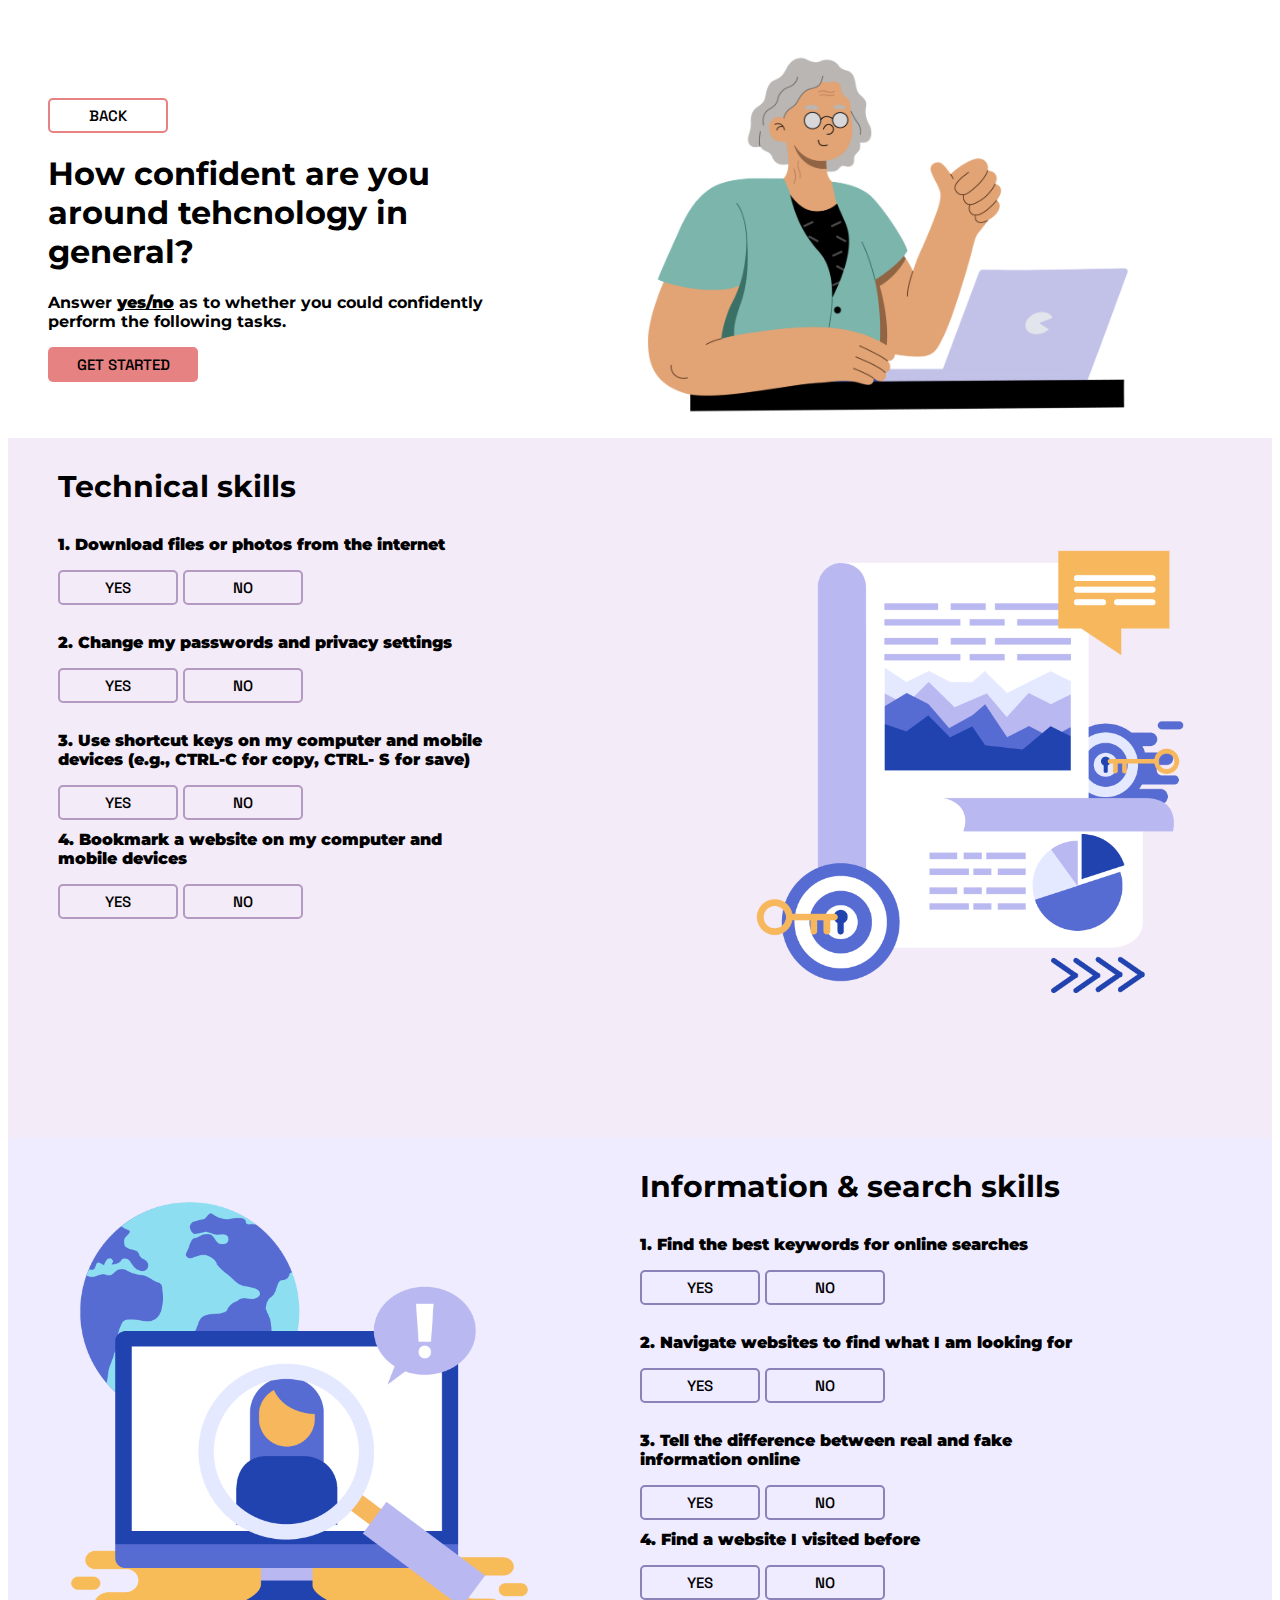
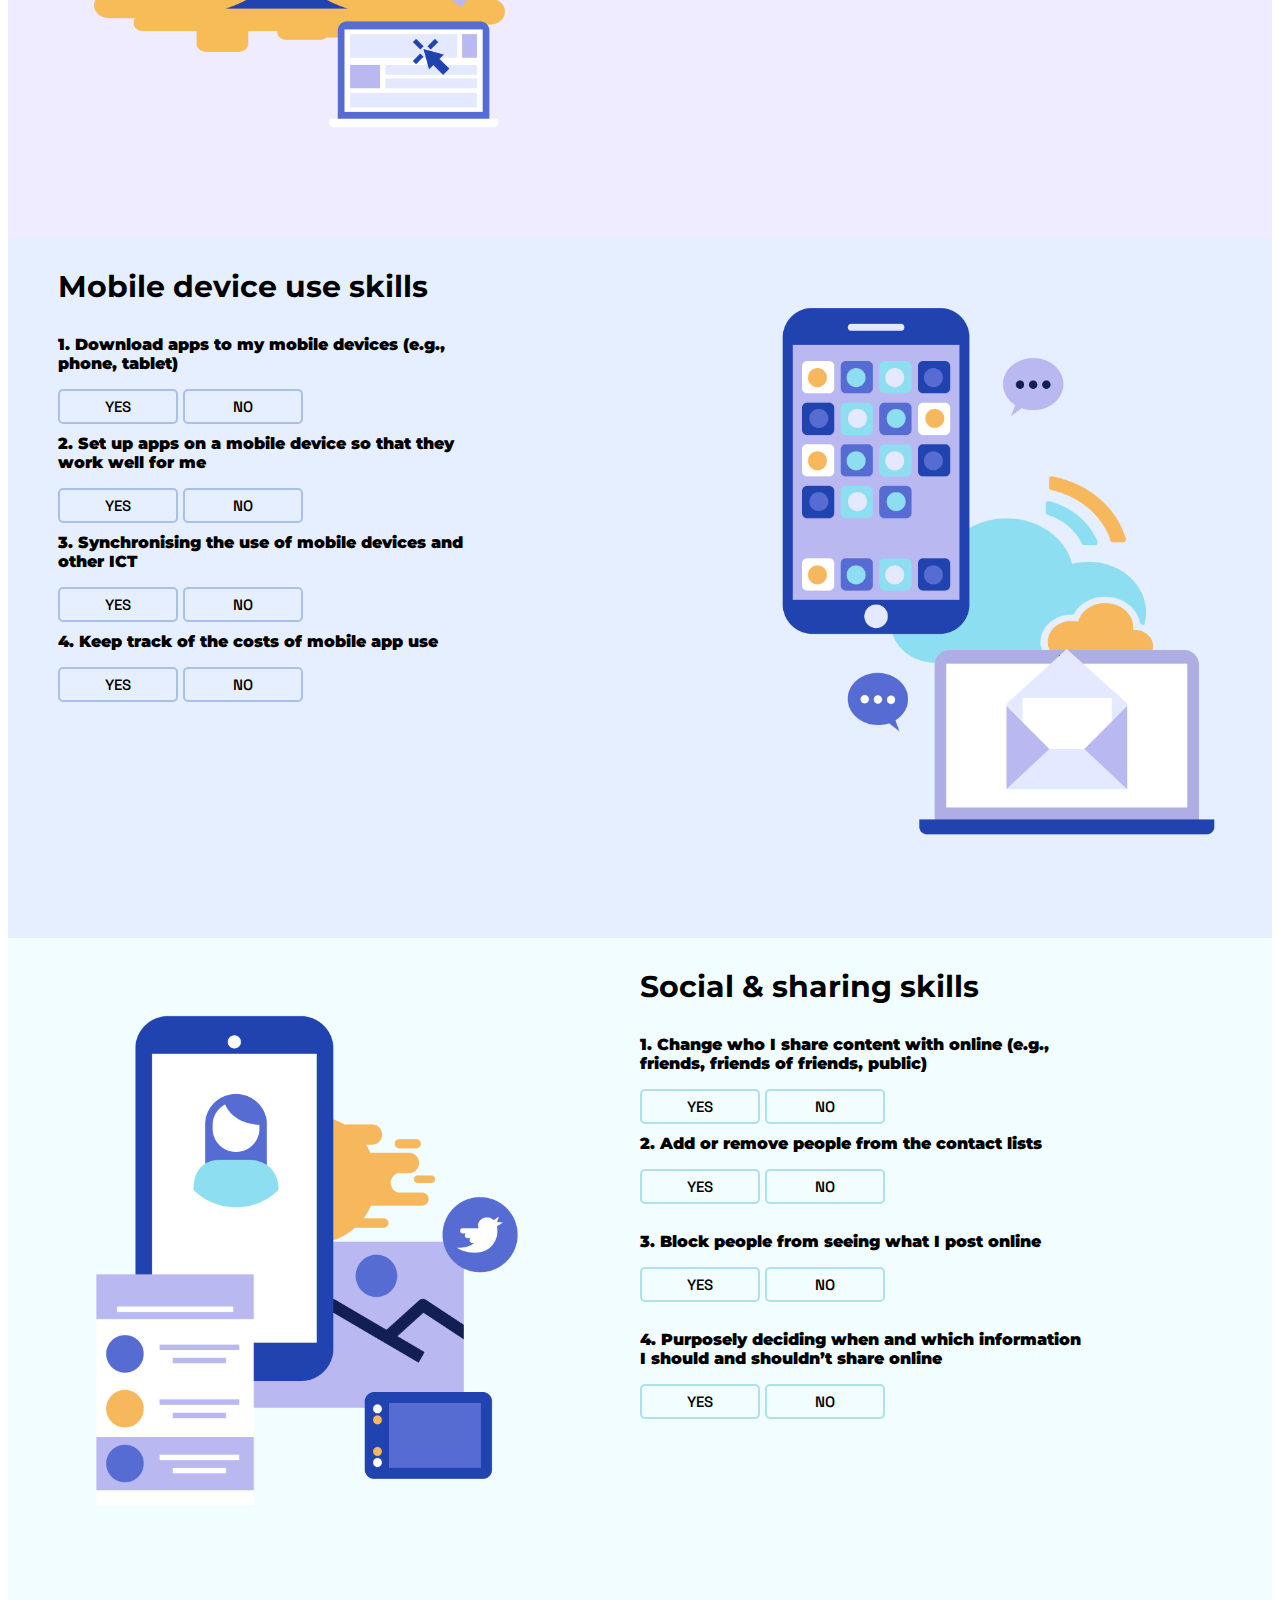
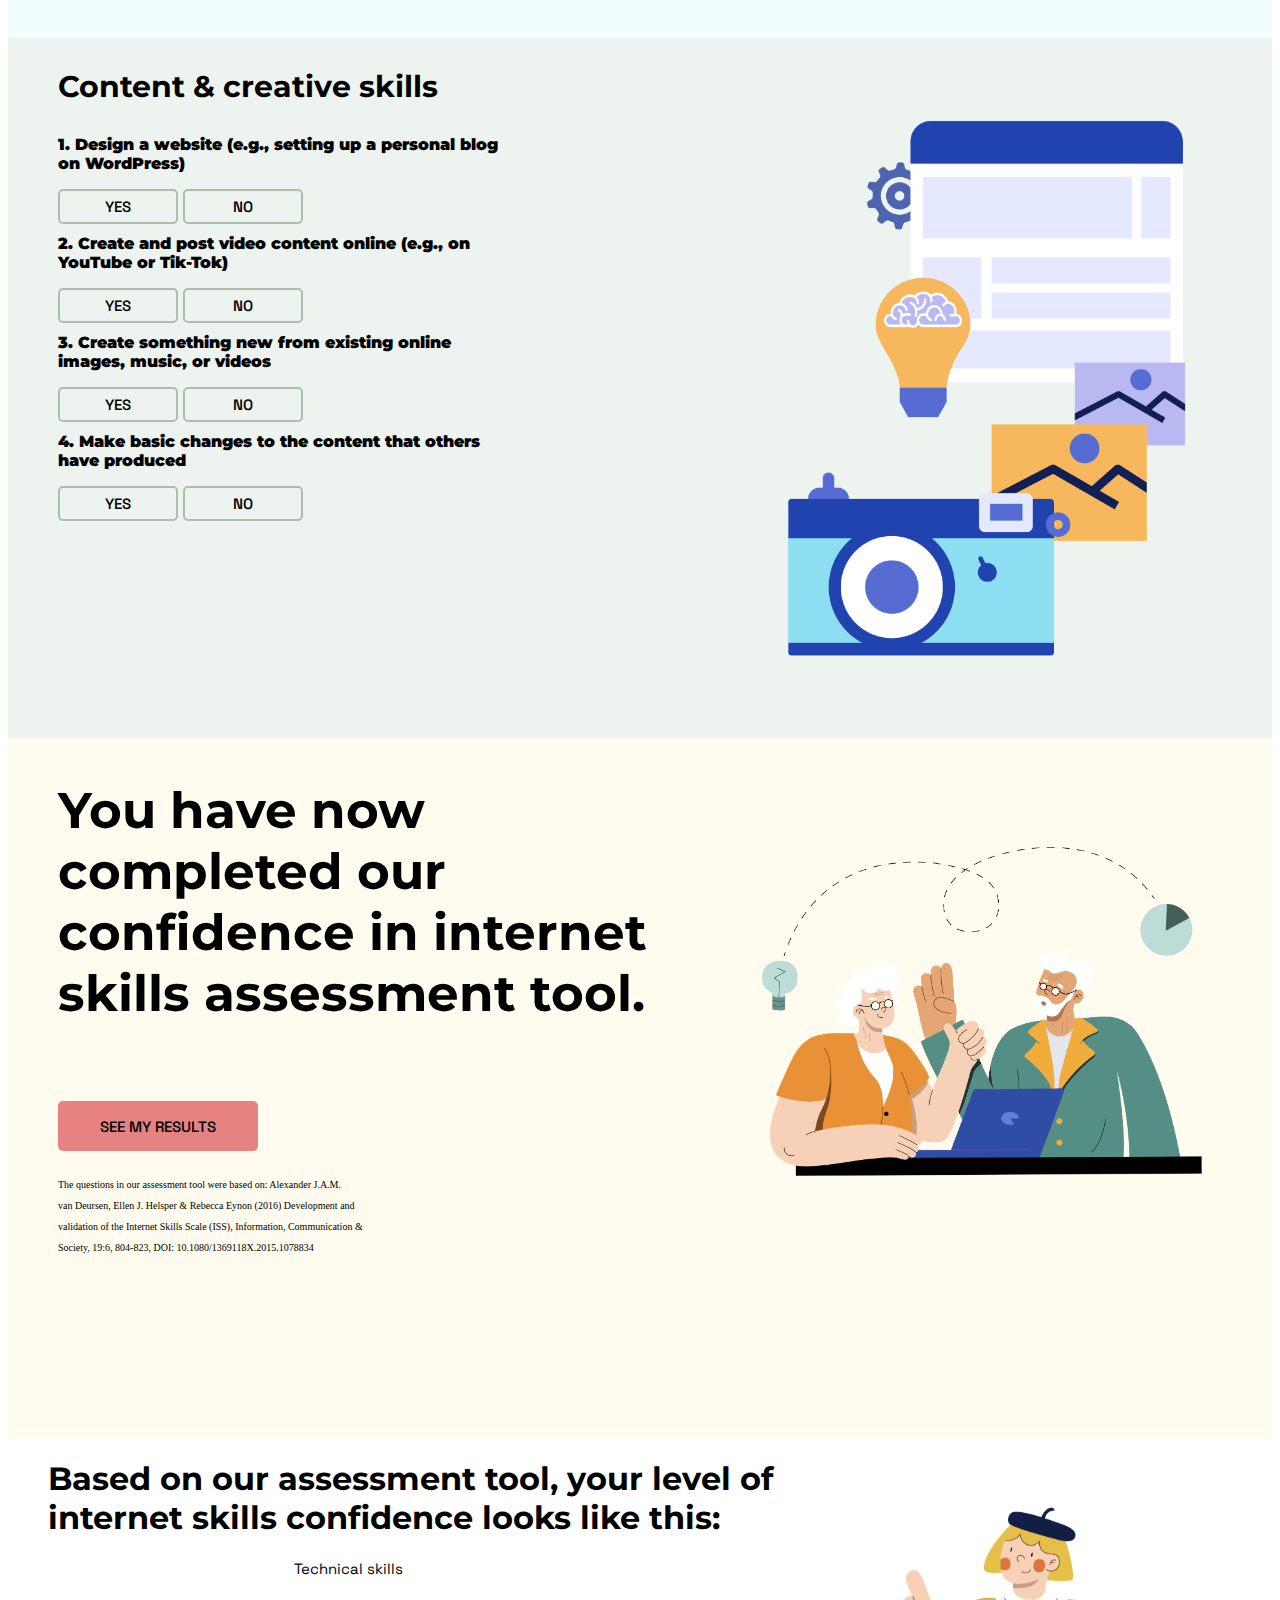
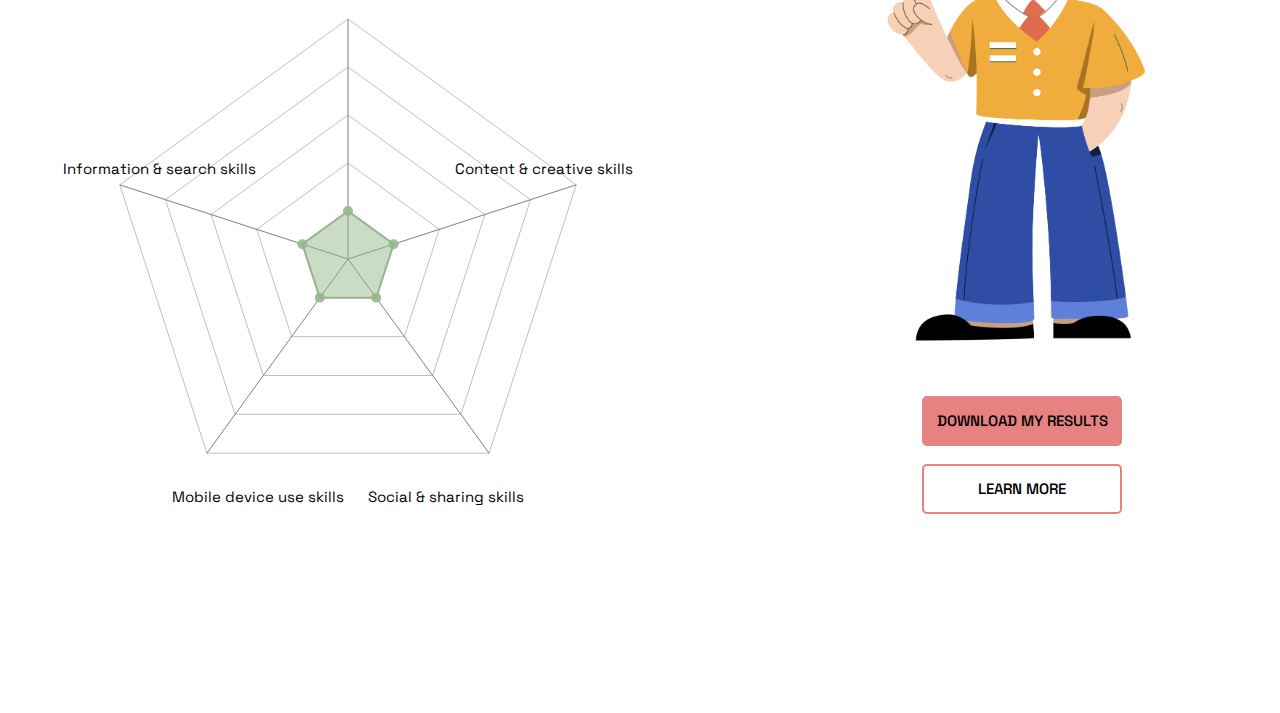
<file: index.html>
<!DOCTYPE html>
<html lang="en">
  <head>
    <meta charset="UTF-8">
    <meta http-equiv="X-UA-Compatible" content="IE=edge">
    <meta name="viewport" content="width=device-width, initial-scale=1.0">
    <title>Shaping Connections Tool 1</title>
    <link rel="shortcut icon" type="image/x-icon" href="img/icon.png">
  </head>
<body id="body-id">
  <link rel="stylesheet" href="https://yui-s.yahooapis.com/pure/0.5.0/pure-min.css">
  <!-- <link rel="stylesheet" href="chart.css"> -->
  <link rel="stylesheet" href="style.css">
  <link rel="preconnect" href="https://fonts.googleapis.com">
  <link rel="preconnect" href="https://fonts.gstatic.com" crossorigin>
  <link rel = "stylesheet" href="https://fonts.googleapis.com/css2?family=Montserrat:wght@600&display=swap">
  <link href="https://fonts.googleapis.com/css2?family=Space+Grotesk:wght@600&display=swap" rel="stylesheet">

  <style>

  .radar-chart .area {
  fill-opacity: 0.3;
  }
  .radar-chart.focus .area {
  fill-opacity: 0.3;
  }
  .radar-chart.focus .area.focused {
  fill-opacity: 0.7;
  }
  .area.className, .className .circle {
  fill: #5cf5e0;
  stroke: none;
  }
  </style>

  <script>
        window.onload = () => {
          if (screen && screen.width > 900){

            const chartCss = document.createElement('link')
            chartCss.setAttribute('rel', 'stylesheet')
            chartCss.setAttribute('href', 'chart_desktop.css')
            document.getElementById('body-id').appendChild(chartCss)

            const htmlToCanvas = document.createElement('script')
            htmlToCanvas.setAttribute('src', 'js/html2canvas.js')
            document.getElementById('body-id').appendChild(htmlToCanvas)

            const chartBase = document.createElement('script')
            chartBase.setAttribute('src', 'js/chart_base.js')
            document.getElementById('body-id').appendChild(chartBase)
            
            chartBase.addEventListener('load', () => {
              const chartConfig = document.createElement('script')
              chartConfig.setAttribute('src', 'js/chart_config_desktop.js')
              document.getElementById('body-id').appendChild(chartConfig)

              chartConfig.addEventListener('load', () => {
                const script = document.createElement('script')
                script.setAttribute('src', 'js/desktop.js')
                document.getElementById('everything').appendChild(script)
              })
            })
        }
        else{

            const chartCss = document.createElement('link')
            chartCss.setAttribute('rel', 'stylesheet')
            chartCss.setAttribute('href', 'chart_phone.css')
            document.getElementById('body-id').appendChild(chartCss)

            const htmlToCanvas = document.createElement('script')
            htmlToCanvas.setAttribute('src', 'js/html2canvas.js')
            document.getElementById('body-id').appendChild(htmlToCanvas)

            const chartBase = document.createElement('script')
            chartBase.setAttribute('src', 'js/chart_base.js')
            document.getElementById('body-id').appendChild(chartBase)

            chartBase.addEventListener('load', () => {
              const chartConfig = document.createElement('script')
              chartConfig.setAttribute('src', 'js/chart_config_phone.js')
              document.getElementById('body-id').appendChild(chartConfig)

              chartConfig.addEventListener('load', () => {
                const script = document.createElement('script')
                script.setAttribute('src', 'js/phone.js')
                document.getElementById('everything').appendChild(script)
              })
            })
        }
        }

  </script>

  <div id="everything"></div>

</body>
</html>
</file>
<file: chart.css>
.radar-chart .level {
    stroke: grey;
    stroke-width: 0.5;
  }
  
  .radar-chart .axis line {
    stroke: grey;
    stroke-width: 1;
  }
  .radar-chart .axis .legend {
    /* font-family: sans-serif; */
    font: normal normal 15px/1.4em 'space grotesk',sans-serif;
    /* font-size: 10px; */
  }
  .radar-chart .axis .legend.top {
    dy:1em;
  }
  .radar-chart .axis .legend.left {
    text-anchor: start;
  }
  .radar-chart .axis .legend.middle {
    text-anchor: middle;
  }
  .radar-chart .axis .legend.right {
    text-anchor: end;
  }
  
  .radar-chart .tooltip {
    /* font-family: sans-serif; */
    font: normal normal 15px/1.4em 'space grotesk',sans-serif;
    /* font-size: 13px; */
    transition: opacity 200ms;
    opacity: 0;
  }
  .radar-chart .tooltip.visible {
    opacity: 1;
  }
  
  /* area transition when hovering */
  .radar-chart .area {
    stroke-width: 2;
    fill-opacity: 0.5;
  }
  .radar-chart.focus .area {
    fill-opacity: 0.1;
  }
  .radar-chart.focus .area.focused {
    fill-opacity: 0.7;
  }
  
  .radar-chart .circle {
    fill-opacity: 0.9;
  }
  
  /* transitions */
  .radar-chart .area, .radar-chart .circle {
    transition: opacity 300ms, fill-opacity 200ms;
    opacity: 1;
  }
  .radar-chart .d3-enter, .radar-chart .d3-exit {
    opacity: 0;
  }
</file>
<file: style.css>
.btn {
    border: 2px solid black;
    color: black;
    width: 120px;
    height: 35px;
    border-radius: 5px;
    cursor: pointer;
    font: normal normal 15px/1.4em 'space grotesk',sans-serif;
    /* font-family: 'Space Grotesk', sans-serif; */
    font-weight: 550;
    transition: all 300ms ease;
  }
  .btn:active{
      transform: scale(0.80)
  }

  .back-button{
    border-color: rgb(230, 130, 130);
    background-color: white;
  }

  .get-started{
    border:rgb(230, 130, 130);
    background: rgb(230, 130, 130);
    width: 150px
  }

  .see-result{
    border:rgb(230, 130, 130);
    background: rgb(230, 130, 130);
    width: 200px;
    height: 50px;
  }

  .take-back{
    border-color:rgb(230, 130, 130);
    background-color: white;
    width: 200px;
    height: 50px;
  }

  .B0 {
    border-color: rgb(180, 153, 194);
    background-color: rgb(244, 235, 248);
  }
  .B0:hover {
    background: rgb(180, 153, 194);
    color: rgb(0, 0, 0);
  }
 
  .B1 {
    border-color: rgb(137, 131, 186);
    background-color: rgb(239, 236, 255);
  }
  .B1:hover {
    background: rgb(137, 131, 186);
    color: rgb(0, 0, 0);
  }

  .B2 {
    border-color: rgb(171, 192, 231);
    background-color: rgb(230, 239, 255);
  }
  .B2:hover {
    background: rgb(171, 192, 231);
    color: rgb(0, 0, 0);
  }

  .B3 {
    border-color: #aee1e8;
    background-color: #f1fdff;
  }
  .B3:hover {
    background: #aee1e8;
    color: rgb(0, 0, 0);
  }

  .B4 {
    border-color: rgb(170, 191, 172);
    background-color: rgb(237, 243, 239);
  }
  .B4:hover {
    background: rgb(170, 191, 172);
    color: rgb(0, 0, 0);
  }


  .font1{
    font-family: 'Montserrat', sans-serif;
    font-weight: bold;
  }
  .header{
    font-size: 30px;
    font-weight: bolder
  }

  .category_images{
    width:500px;
    height:auto
  }

  .left{
    float: left;
  }
  .right{
    float: right;
  }

  .top-img{
    width: 500px
  }

  .bottom-img{
    width: 300px;
  }

  html {
    scroll-behavior: smooth;
  }
</file>
